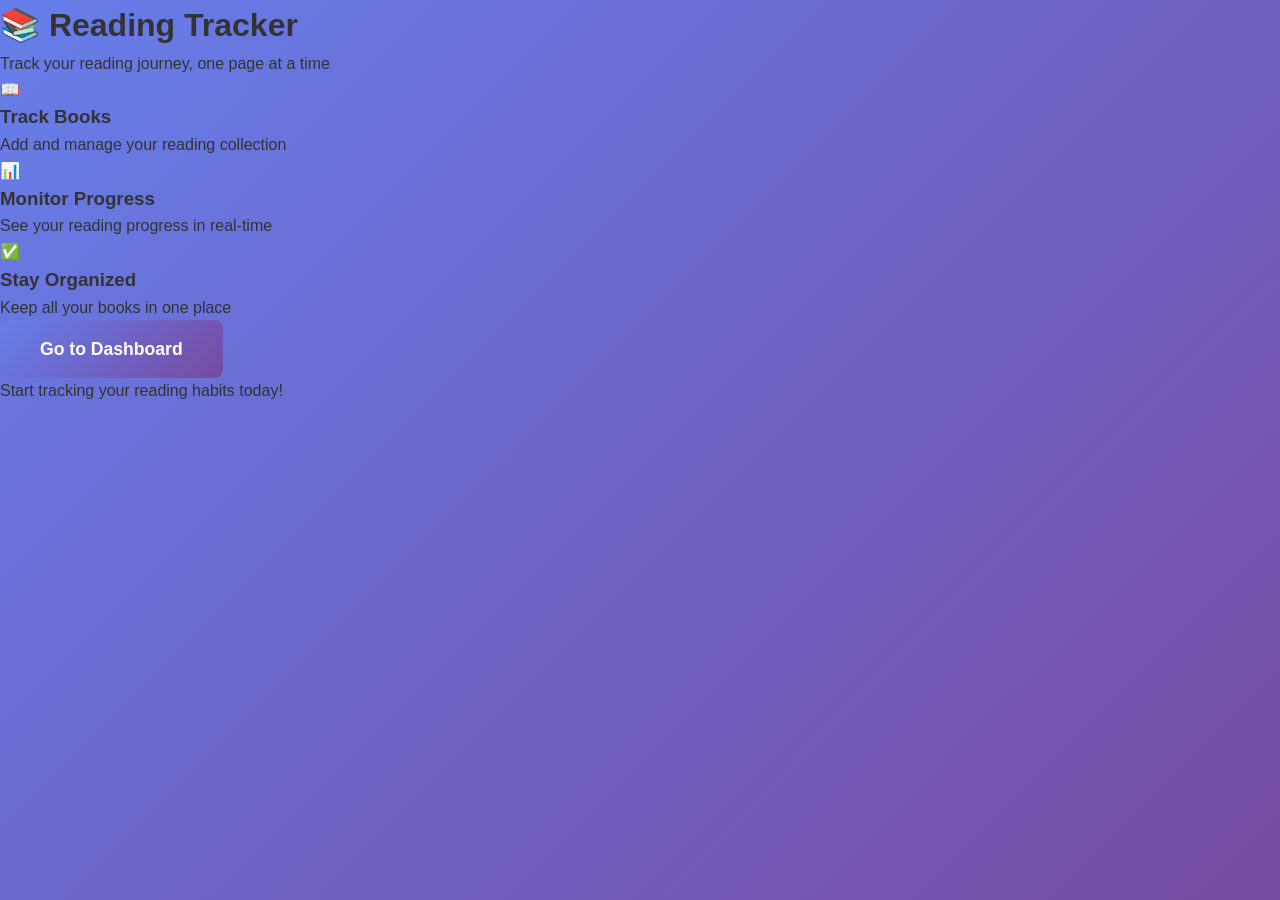
<file: index.html>
<!DOCTYPE html>
<html lang="en">
<head>
    <meta charset="UTF-8">
    <meta name="viewport" content="width=device-width, initial-scale=1.0">
    <title>Reading Tracker - Welcome</title>
    <link rel="stylesheet" href="style.css">
</head>
<body>
    <div class="welcome-container">
        <div class="welcome-content">
            <h1>📚 Reading Tracker</h1>
            <p class="tagline">Track your reading journey, one page at a time</p>
            
            <div class="features">
                <div class="feature-card">
                    <span class="icon">📖</span>
                    <h3>Track Books</h3>
                    <p>Add and manage your reading collection</p>
                </div>
                <div class="feature-card">
                    <span class="icon">📊</span>
                    <h3>Monitor Progress</h3>
                    <p>See your reading progress in real-time</p>
                </div>
                <div class="feature-card">
                    <span class="icon">✅</span>
                    <h3>Stay Organized</h3>
                    <p>Keep all your books in one place</p>
                </div>
            </div>

            <a href="dashboard.html" class="btn btn-primary btn-large">Go to Dashboard</a>
            
            <div class="welcome-footer">
                <p>Start tracking your reading habits today!</p>
            </div>
        </div>
    </div>
</body>
</html>
</file>
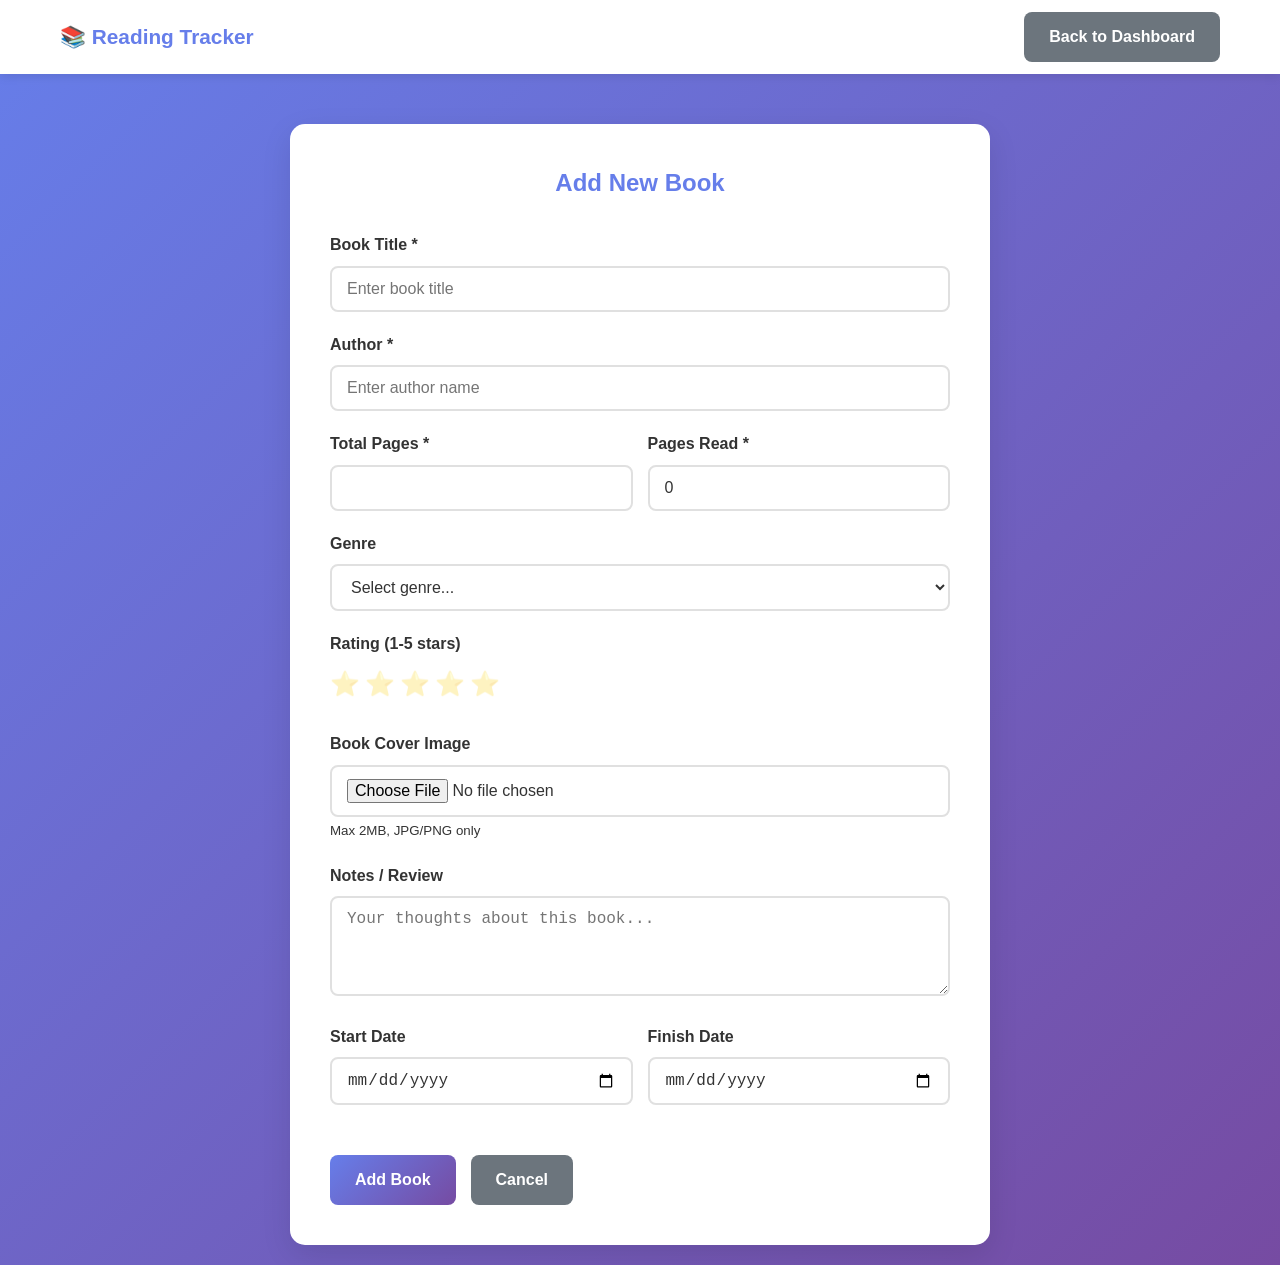
<file: addbook.html>
<!DOCTYPE html>
<html lang="en">
<head>
    <meta charset="UTF-8">
    <meta name="viewport" content="width=device-width, initial-scale=1.0">
    <title>Add Book - Reading Tracker</title>
    <link rel="stylesheet" href="style.css">
</head>
<body>
    <nav class="navbar">
        <div class="nav-container">
            <h2>📚 Reading Tracker</h2>
            <a href="dashboard.html" class="btn btn-secondary">Back to Dashboard</a>
        </div>
    </nav>

    <div class="container">
        <div class="form-container">
            <h2>Add New Book</h2>
            <form id="addBookForm" onsubmit="handleSubmit(event)" enctype="multipart/form-data">
                <div class="form-group">
                    <label for="title">Book Title *</label>
                    <input type="text" id="title" name="title" required placeholder="Enter book title">
                </div>

                <div class="form-group">
                    <label for="author">Author *</label>
                    <input type="text" id="author" name="author" required placeholder="Enter author name">
                </div>

                <div class="form-row">
                    <div class="form-group">
                        <label for="total_pages">Total Pages *</label>
                        <input type="number" id="total_pages" name="total_pages" min="1" required>
                    </div>

                    <div class="form-group">
                        <label for="pages_read">Pages Read *</label>
                        <input type="number" id="pages_read" name="pages_read" min="0" value="0" required>
                    </div>
                </div>

                <div class="form-group">
                    <label for="genre">Genre</label>
                    <select id="genre" name="genre">
                        <option value="">Select genre...</option>
                    </select>
                </div>

                <div class="form-group">
                    <label for="rating">Rating (1-5 stars)</label>
                    <div class="rating-input">
                        <input type="radio" name="rating" value="1" id="star1">
                        <label for="star1">⭐</label>
                        <input type="radio" name="rating" value="2" id="star2">
                        <label for="star2">⭐</label>
                        <input type="radio" name="rating" value="3" id="star3">
                        <label for="star3">⭐</label>
                        <input type="radio" name="rating" value="4" id="star4">
                        <label for="star4">⭐</label>
                        <input type="radio" name="rating" value="5" id="star5">
                        <label for="star5">⭐</label>
                    </div>
                </div>

                <div class="form-group">
                    <label for="cover_image">Book Cover Image</label>
                    <input type="file" id="cover_image" name="cover_image" accept="image/*">
                    <small>Max 2MB, JPG/PNG only</small>
                </div>

                <div class="form-group">
                    <label for="notes">Notes / Review</label>
                    <textarea id="notes" name="notes" rows="4" placeholder="Your thoughts about this book..."></textarea>
                </div>

                <div class="form-row">
                    <div class="form-group">
                        <label for="start_date">Start Date</label>
                        <input type="date" id="start_date" name="start_date">
                    </div>

                    <div class="form-group">
                        <label for="finish_date">Finish Date</label>
                        <input type="date" id="finish_date" name="finish_date">
                    </div>
                </div>

                <div class="form-actions">
                    <button type="submit" class="btn btn-primary">Add Book</button>
                    <a href="dashboard.html" class="btn btn-secondary">Cancel</a>
                </div>
            </form>
        </div>
    </div>

    <script src="script.js"></script>
    <script>
        document.addEventListener('DOMContentLoaded', function() {
            loadGenres();
            initDarkMode();
        });

        function loadGenres() {
            fetch('get_genres.php')
                .then(response => response.json())
                .then(data => {
                    if (data.success) {
                        const select = document.getElementById('genre');
                        data.genres.forEach(genre => {
                            const option = document.createElement('option');
                            option.value = genre.name;
                            option.textContent = genre.name;
                            select.appendChild(option);
                        });
                    }
                });
        }

        function handleSubmit(event) {
            event.preventDefault();
            
            const form = document.getElementById('addBookForm');
            const totalPages = parseInt(form.total_pages.value);
            const pagesRead = parseInt(form.pages_read.value);
            
            if (pagesRead > totalPages) {
                showMessage('Pages read cannot exceed total pages', 'error');
                return;
            }
            
            const formData = new FormData(form);
            
            fetch('add_book.php', {
                method: 'POST',
                body: formData
            })
            .then(response => response.json())
            .then(data => {
                if (data.success) {
                    showMessage('Book added successfully!', 'success');
                    setTimeout(() => {
                        window.location.href = 'dashboard.html';
                    }, 1500);
                } else {
                    showMessage(data.message || 'Error adding book', 'error');
                }
            })
            .catch(error => {
                console.error('Error:', error);
                showMessage('Error adding book', 'error');
            });
        }

        function initDarkMode() {
            const isDark = localStorage.getItem('darkMode') === 'true';
            if (isDark) {
                document.body.classList.add('dark-mode');
            }
        }
    </script>
</body>
</html>
</file>
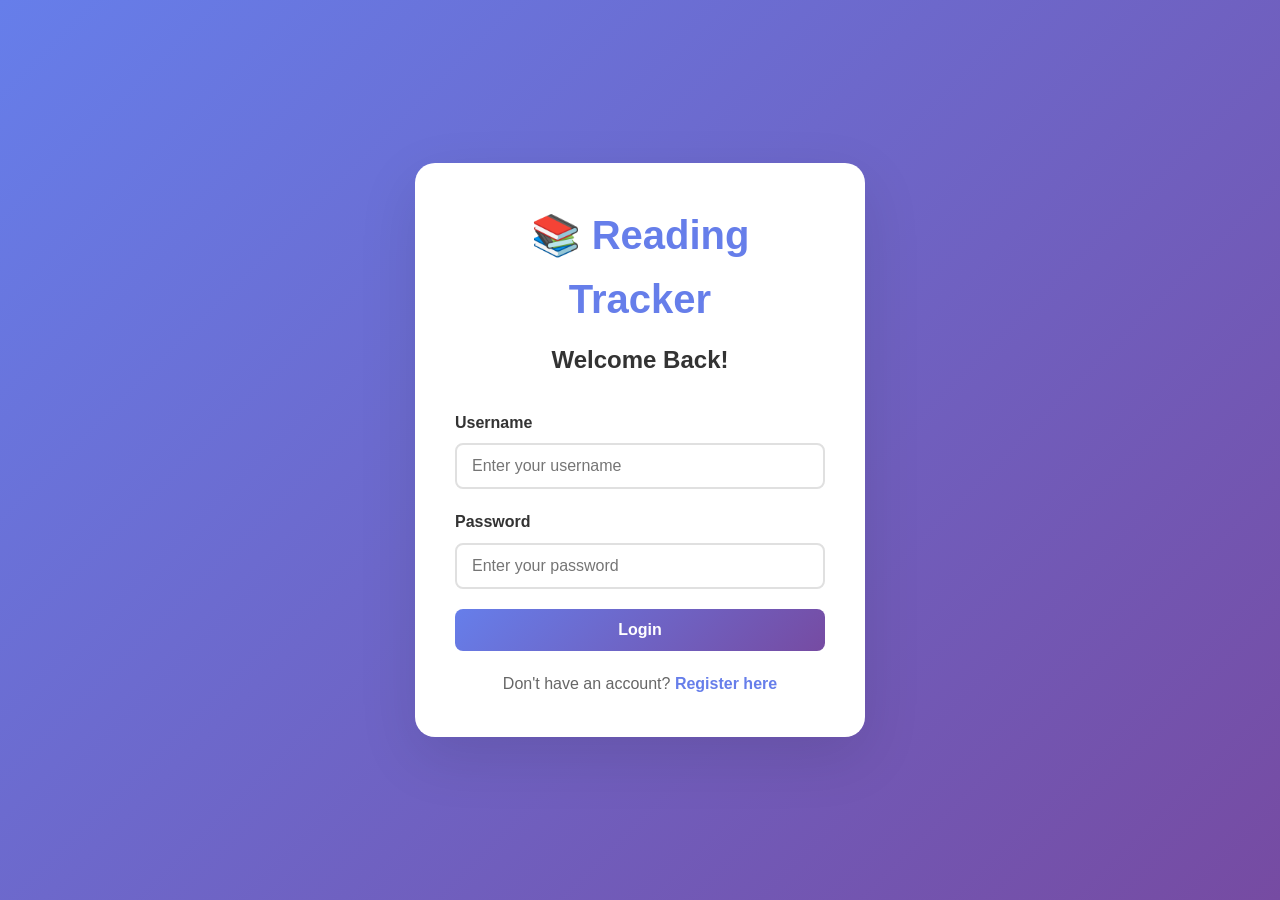
<file: login.html>
<!DOCTYPE html>
<html lang="en">
<head>
    <meta charset="UTF-8">
    <meta name="viewport" content="width=device-width, initial-scale=1.0">
    <title>Login - Reading Tracker</title>
    <link rel="stylesheet" href="style.css">
</head>
<body>
    <div class="auth-container">
        <div class="auth-box">
            <h1>📚 Reading Tracker</h1>
            <h2>Welcome Back!</h2>
            
            <form id="loginForm" onsubmit="handleLogin(event)">
                <div class="form-group">
                    <label for="username">Username</label>
                    <input type="text" id="username" name="username" required placeholder="Enter your username">
                </div>

                <div class="form-group">
                    <label for="password">Password</label>
                    <input type="password" id="password" name="password" required placeholder="Enter your password">
                </div>

                <button type="submit" class="btn btn-primary btn-block">Login</button>
            </form>

            <div class="auth-footer">
                <p>Don't have an account? <a href="register.html">Register here</a></p>
                
            </div>
        </div>
    </div>

    <script src="script.js"></script>
    <script>
        function handleLogin(event) {
            event.preventDefault();
            
            const formData = new FormData(event.target);
            
            fetch('auth_login.php', {
                method: 'POST',
                body: formData
            })
            .then(response => response.json())
            .then(data => {
                if (data.success) {
                    showMessage('Login successful!', 'success');
                    setTimeout(() => {
                        window.location.href = 'dashboard.html';
                    }, 1000);
                } else {
                    showMessage(data.message || 'Login failed', 'error');
                }
            })
            .catch(error => {
                console.error('Error:', error);
                showMessage('Login error. Please try again.', 'error');
            });
        }
    </script>
</body>
</html>
</file>
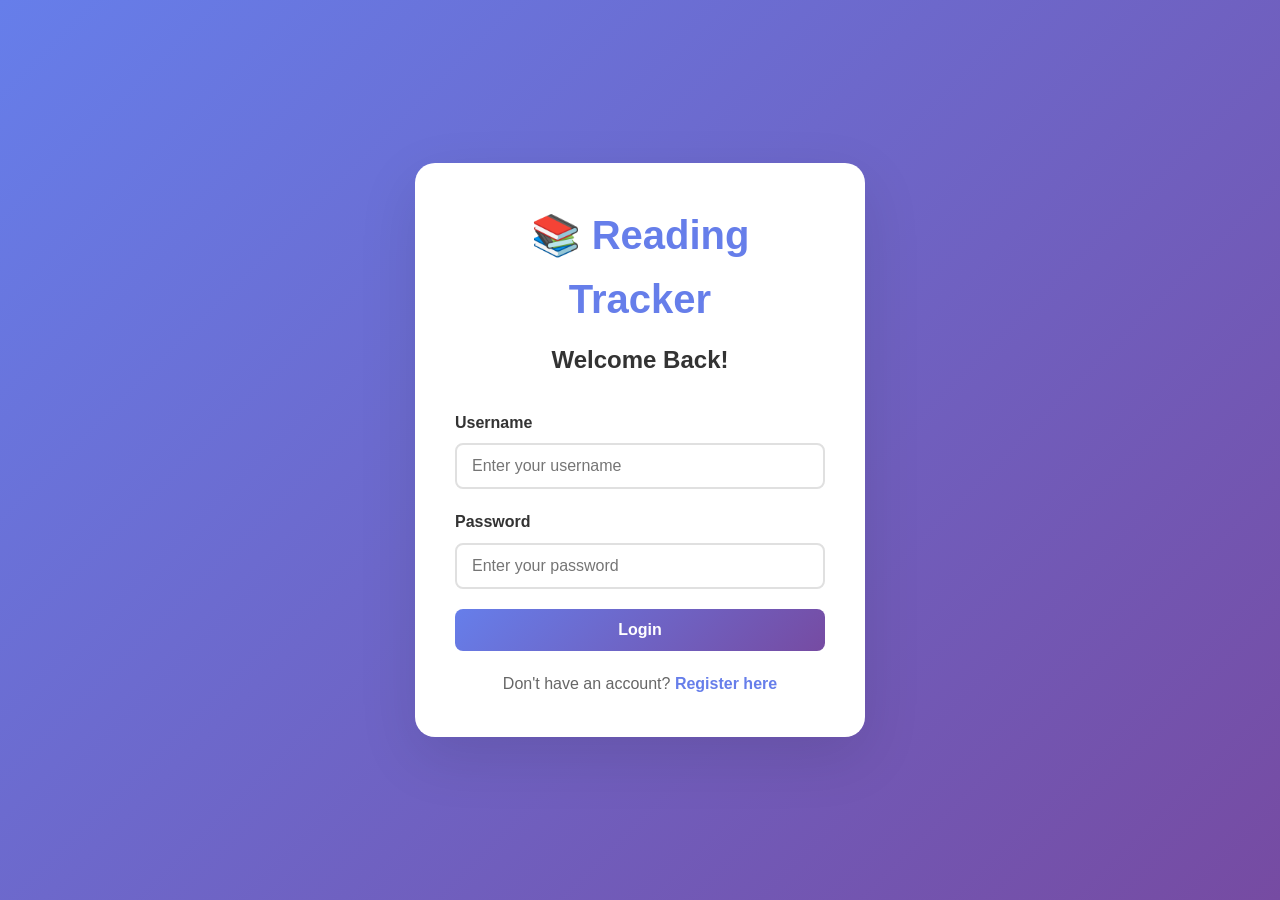
<file: my_books.html>
<!DOCTYPE html>
<html lang="en">
<head>
    <meta charset="UTF-8">
    <meta name="viewport" content="width=device-width, initial-scale=1.0">
    <title>My Books - Reading Tracker</title>
    <link rel="stylesheet" href="style.css">
</head>
<body>
    <nav class="navbar">
        <div class="nav-container">
            <h2>📚 Reading Tracker</h2>
            <div class="nav-menu">
                <a href="dashboard.html">Dashboard</a>
                <a href="my_books.html" class="active">My Books</a>
                <a href="profile.html">Profile</a>
            </div>
            <div class="nav-actions">
                <button id="darkModeToggle" class="btn-icon" title="Toggle Dark Mode">🌙</button>
                <a href="profile.html" class="user-profile-link">
                    <span id="userInfo" class="user-info"></span>
                </a>
                <button onclick="logout()" class="btn btn-secondary btn-small">Logout</button>
            </div>
        </div>
    </nav>

    <div class="container">
        <!-- Search and Filter -->
        <div class="action-bar">
            <div class="search-filter">
                <input type="text" id="searchInput" placeholder="🔍 Search books..." onkeyup="filterBooks()">
                <select id="genreFilter" onchange="filterBooks()">
                    <option value="">All Genres</option>
                </select>
                <select id="statusFilter" onchange="filterBooks()">
                    <option value="">All Status</option>
                    <option value="completed">Completed</option>
                    <option value="reading">Reading</option>
                    <option value="unstarted">Not Started</option>
                </select>
            </div>
            <a href="addbook.html" class="btn btn-primary">+ Add New Book</a>
        </div>

        <!-- Books List -->
        <div id="booksList" class="books-grid"></div>
        <div id="emptyState" class="empty-state" style="display: none;">
            <p>📚 No books found!</p>
            <a href="addbook.html" class="btn btn-primary">Add Your First Book</a>
        </div>
    </div>

    <script src="script.js"></script>
    <script>
        let allBooks = [];

        document.addEventListener('DOMContentLoaded', function() {
            checkAuth();
            loadUserInfo();
            loadBooks();
            loadGenres();
            initDarkMode();
        });

        function checkAuth() {
            fetch('auth_check.php')
                .then(response => response.json())
                .then(data => {
                    if (!data.authenticated) {
                        window.location.href = 'login.html';
                    }
                })
                .catch(() => {
                    window.location.href = 'login.html';
                });
        }

        function loadUserInfo() {
            fetch('auth_check.php')
                .then(response => response.json())
                .then(data => {
                    if (data.user) {
                        document.getElementById('userInfo').textContent = data.user.username;
                    }
                });
        }

        function loadBooks() {
            fetch('get_books.php')
                .then(response => response.json())
                .then(data => {
                    if (data.success) {
                        allBooks = data.books;
                        displayBooks(allBooks);
                    }
                });
        }

        function displayBooks(books) {
            const booksList = document.getElementById('booksList');
            const emptyState = document.getElementById('emptyState');
            
            if (books.length === 0) {
                booksList.innerHTML = '';
                emptyState.style.display = 'block';
                return;
            }
            
            emptyState.style.display = 'none';
            booksList.innerHTML = '';
            
            books.forEach(book => {
                const progress = (book.pages_read / book.total_pages * 100).toFixed(1);
                const isCompleted = book.pages_read >= book.total_pages;
                
                const bookCard = document.createElement('div');
                bookCard.className = 'book-card';
                bookCard.innerHTML = `
                    ${book.cover_image ? `<img src="uploads/${book.cover_image}" alt="${book.title}" class="book-cover">` : ''}
                    <div class="book-header">
                        <h3>${escapeHtml(book.title)}</h3>
                        ${isCompleted ? '<span class="badge badge-success">✓ Completed</span>' : '<span class="badge badge-info">Reading</span>'}
                    </div>
                    <p class="book-author">by ${escapeHtml(book.author)}</p>
                    ${book.genre ? `<span class="genre-tag">${escapeHtml(book.genre)}</span>` : ''}
                    <div class="progress-info">
                        <p>${book.pages_read} / ${book.total_pages} pages</p>
                        <p class="progress-percent">${progress}%</p>
                    </div>
                    <div class="progress-bar">
                        <div class="progress-fill" style="width: ${progress}%"></div>
                    </div>
                    ${book.rating ? `<div class="rating">${'⭐'.repeat(book.rating)}</div>` : ''}
                    ${book.notes ? `<p class="book-notes">"${escapeHtml(book.notes.substring(0, 100))}${book.notes.length > 100 ? '...' : ''}"</p>` : ''}
                    <div class="book-actions">
                        <a href="editbook.html?id=${book.id}" class="btn btn-small btn-secondary">Edit</a>
                        <button onclick="deleteBook(${book.id})" class="btn btn-small btn-danger">Delete</button>
                    </div>
                `;
                booksList.appendChild(bookCard);
            });
        }

        function filterBooks() {
            const search = document.getElementById('searchInput').value.toLowerCase();
            const genre = document.getElementById('genreFilter').value;
            const status = document.getElementById('statusFilter').value;
            
            let filtered = allBooks.filter(book => {
                const matchSearch = book.title.toLowerCase().includes(search) || 
                                  book.author.toLowerCase().includes(search);
                const matchGenre = !genre || book.genre === genre;
                
                let matchStatus = true;
                if (status === 'completed') matchStatus = book.pages_read >= book.total_pages;
                else if (status === 'reading') matchStatus = book.pages_read > 0 && book.pages_read < book.total_pages;
                else if (status === 'unstarted') matchStatus = book.pages_read === 0;
                
                return matchSearch && matchGenre && matchStatus;
            });
            
            displayBooks(filtered);
        }

        function loadGenres() {
            fetch('get_genres.php')
                .then(response => response.json())
                .then(data => {
                    if (data.success) {
                        const select = document.getElementById('genreFilter');
                        data.genres.forEach(genre => {
                            const option = document.createElement('option');
                            option.value = genre.name;
                            option.textContent = genre.name;
                            select.appendChild(option);
                        });
                    }
                });
        }

        function deleteBook(id) {
            if (!confirm('Delete this book?')) return;
            
            const formData = new FormData();
            formData.append('id', id);
            
            fetch('delete_book.php', {
                method: 'POST',
                body: formData
            })
            .then(response => response.json())
            .then(data => {
                if (data.success) {
                    showMessage('Book deleted!', 'success');
                    loadBooks();
                }
            });
        }

        function logout() {
            fetch('auth_logout.php')
                .then(() => {
                    window.location.href = 'login.html';
                });
        }

        function initDarkMode() {
            const toggle = document.getElementById('darkModeToggle');
            const isDark = localStorage.getItem('darkMode') === 'true';
            
            if (isDark) {
                document.body.classList.add('dark-mode');
                toggle.textContent = '☀️';
            }
            
            toggle.addEventListener('click', () => {
                document.body.classList.toggle('dark-mode');
                const nowDark = document.body.classList.contains('dark-mode');
                localStorage.setItem('darkMode', nowDark);
                toggle.textContent = nowDark ? '☀️' : '🌙';
            });
        }

        function escapeHtml(text) {
            const div = document.createElement('div');
            div.textContent = text;
            return div.innerHTML;
        }
    </script>
</body>
</html>
</file>
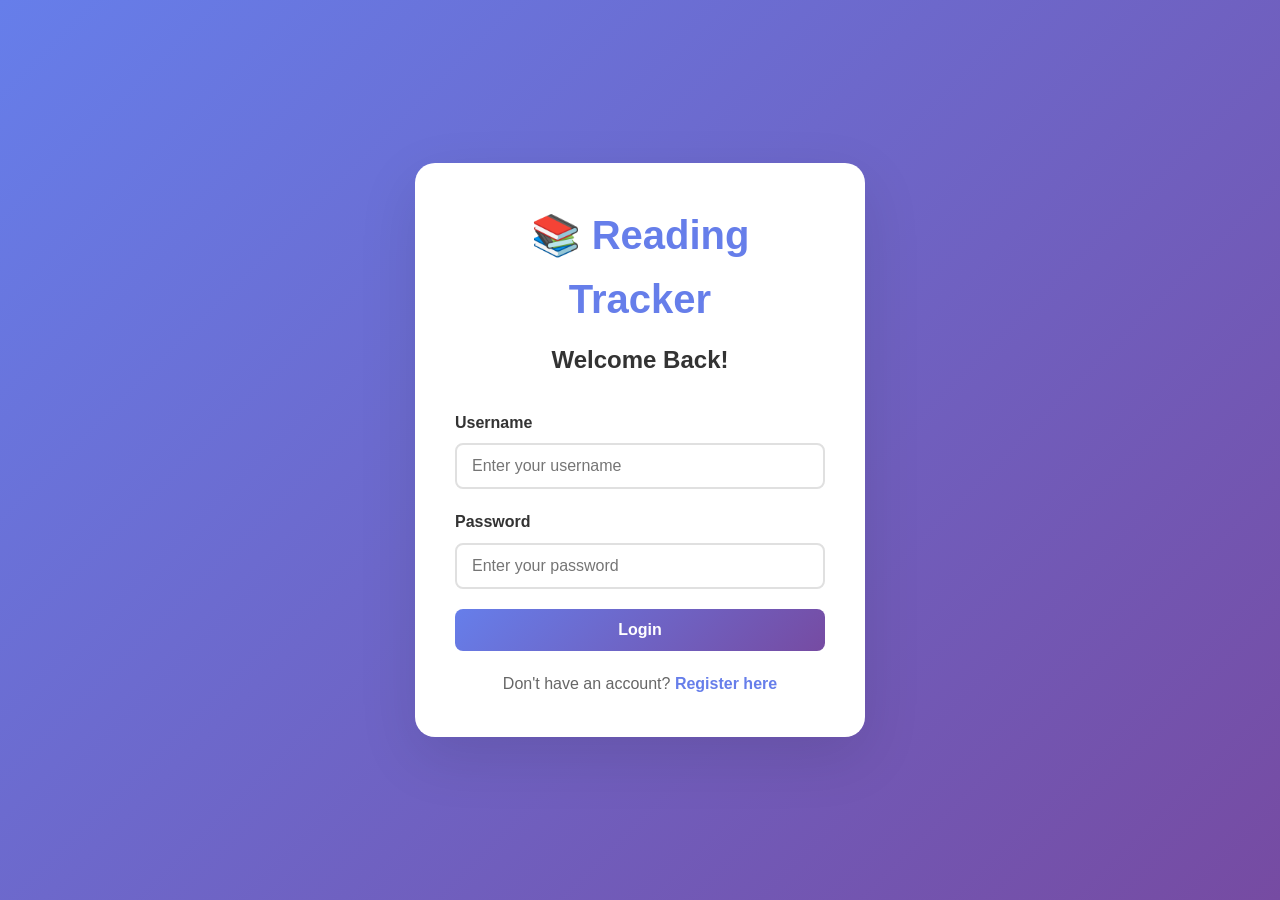
<file: profile.html>
<!DOCTYPE html>
<html lang="en">
<head>
    <meta charset="UTF-8">
    <meta name="viewport" content="width=device-width, initial-scale=1.0">
    <title>Profile - Reading Tracker</title>
    <link rel="stylesheet" href="style.css">
</head>
<body>
    <nav class="navbar">
        <div class="nav-container">
            <h2>📚 Reading Tracker</h2>
            <div class="nav-menu">
                <a href="dashboard.html">Dashboard</a>
                <a href="my_books.html">My Books</a>
                <a href="profile.html" class="active">Profile</a>
            </div>
            <div class="nav-actions">
                <button id="darkModeToggle" class="btn-icon" title="Toggle Dark Mode">🌙</button>
                <span id="userInfo" class="user-info"></span>
                <button onclick="logout()" class="btn btn-secondary btn-small">Logout</button>
            </div>
        </div>
    </nav>

    <div class="container">
        <div class="profile-container">
            <!-- Profile Card -->
            <div class="profile-card">
                <div class="profile-header">
                    <div class="profile-picture-wrapper">
                        <img id="profilePicture" src="uploads/default-avatar.png" alt="Profile Picture" class="profile-picture">
                        <label for="profilePictureInput" class="profile-picture-upload" title="Upload Photo">
    <input type="file" id="profilePictureInput" accept="image/*" onchange="uploadProfilePicture()" style="display: none;">
</label>
                    </div>
                    <h2 id="profileUsername"></h2>
                    <p id="profileEmail"></p>
                </div>

                <div class="profile-stats">
                    <div class="profile-stat">
                        <h3 id="totalBooks">0</h3>
                        <p>Total Books</p>
                    </div>
                    <div class="profile-stat">
                        <h3 id="completedBooks">0</h3>
                        <p>Completed</p>
                    </div>
                    <div class="profile-stat">
                        <h3 id="totalPages">0</h3>
                        <p>Pages Read</p>
                    </div>
                </div>
            </div>

            <!-- Account Settings -->
            <div class="settings-card">
                <h3>Account Settings</h3>
                
                <form id="updateProfileForm" onsubmit="updateProfile(event)">
                    <div class="form-group">
                        <label for="username">Username</label>
                        <input type="text" id="username" name="username" required>
                    </div>

                    <div class="form-group">
                        <label for="email">Email</label>
                        <input type="email" id="email" name="email" required>
                    </div>

                    <button type="submit" class="btn btn-primary">Update Profile</button>
                </form>

                <hr style="margin: 30px 0; border: 1px solid var(--border);">

                <h3>Change Password</h3>
                <form id="changePasswordForm" onsubmit="changePassword(event)">
                    <div class="form-group">
                        <label for="current_password">Current Password</label>
                        <input type="password" id="current_password" name="current_password" required>
                    </div>

                    <div class="form-group">
                        <label for="new_password">New Password</label>
                        <input type="password" id="new_password" name="new_password" required minlength="6">
                    </div>

                    <div class="form-group">
                        <label for="confirm_password">Confirm New Password</label>
                        <input type="password" id="confirm_password" name="confirm_password" required minlength="6">
                    </div>

                    <button type="submit" class="btn btn-primary">Change Password</button>
                </form>

                <hr style="margin: 30px 0; border: 1px solid var(--border);">

                <h3>Preferences</h3>
                <div class="preference-item">
                    <label>
                        <input type="checkbox" id="darkModePreference" onchange="toggleDarkMode()">
                        Enable Dark Mode
                    </label>
                </div>

                <hr style="margin: 30px 0; border: 1px solid var(--border);">

                <h3 style="color: var(--danger);">Danger Zone</h3>
                <button onclick="deleteAccount()" class="btn btn-danger">Delete Account</button>
            </div>
        </div>
    </div>

    <script src="script.js"></script>
    <script>
        document.addEventListener('DOMContentLoaded', function() {
            checkAuth();
            loadUserProfile();
            loadUserStats();
            initDarkMode();
        });

        function checkAuth() {
            fetch('auth_check.php')
                .then(response => response.json())
                .then(data => {
                    if (!data.authenticated) {
                        window.location.href = 'login.html';
                    }
                })
                .catch(() => {
                    window.location.href = 'login.html';
                });
        }

        function loadUserProfile() {
            fetch('get_profile.php')
                .then(response => response.json())
                .then(data => {
                    if (data.success) {
                        document.getElementById('profileUsername').textContent = data.user.username;
                        document.getElementById('profileEmail').textContent = data.user.email;
                        document.getElementById('userInfo').textContent = data.user.username;
                        document.getElementById('username').value = data.user.username;
                        document.getElementById('email').value = data.user.email;
                        
                        if (data.user.profile_picture) {
                            document.getElementById('profilePicture').src = 'uploads/' + data.user.profile_picture;
                        }
                        
                        document.getElementById('darkModePreference').checked = data.user.dark_mode;
                    }
                });
        }

        function loadUserStats() {
            fetch('get_books.php')
                .then(response => response.json())
                .then(data => {
                    if (data.success) {
                        const books = data.books;
                        const total = books.length;
                        const completed = books.filter(b => b.pages_read >= b.total_pages).length;
                        const totalPages = books.reduce((sum, b) => sum + parseInt(b.pages_read), 0);
                        
                        document.getElementById('totalBooks').textContent = total;
                        document.getElementById('completedBooks').textContent = completed;
                        document.getElementById('totalPages').textContent = totalPages;
                    }
                });
        }

        function uploadProfilePicture() {
            const input = document.getElementById('profilePictureInput');
            const file = input.files[0];
            
            if (!file) return;
            
            // Validate file
            const validation = validateImageFile(file);
            if (!validation.valid) {
                showMessage(validation.error, 'error');
                return;
            }
            
            const formData = new FormData();
            formData.append('profile_picture', file);
            
            fetch('upload_profile_picture.php', {
                method: 'POST',
                body: formData
            })
            .then(response => response.json())
            .then(data => {
                if (data.success) {
                    document.getElementById('profilePicture').src = 'uploads/' + data.filename + '?' + new Date().getTime();
                    showMessage('Profile picture updated!', 'success');
                } else {
                    showMessage(data.message || 'Upload failed', 'error');
                }
            })
            .catch(error => {
                console.error('Error:', error);
                showMessage('Upload failed', 'error');
            });
        }

        function updateProfile(event) {
            event.preventDefault();
            
            const formData = new FormData(event.target);
            
            fetch('update_profile.php', {
                method: 'POST',
                body: formData
            })
            .then(response => response.json())
            .then(data => {
                if (data.success) {
                    showMessage('Profile updated!', 'success');
                    loadUserProfile();
                } else {
                    showMessage(data.message || 'Update failed', 'error');
                }
            });
        }

        function changePassword(event) {
            event.preventDefault();
            
            const form = event.target;
            const newPassword = form.new_password.value;
            const confirmPassword = form.confirm_password.value;
            
            if (newPassword !== confirmPassword) {
                showMessage('Passwords do not match!', 'error');
                return;
            }
            
            const formData = new FormData(form);
            
            fetch('change_password.php', {
                method: 'POST',
                body: formData
            })
            .then(response => response.json())
            .then(data => {
                if (data.success) {
                    showMessage('Password changed!', 'success');
                    form.reset();
                } else {
                    showMessage(data.message || 'Password change failed', 'error');
                }
            });
        }

        function toggleDarkMode() {
            const enabled = document.getElementById('darkModePreference').checked;
            
            if (enabled) {
                document.body.classList.add('dark-mode');
            } else {
                document.body.classList.remove('dark-mode');
            }
            
            localStorage.setItem('darkMode', enabled);
            document.getElementById('darkModeToggle').textContent = enabled ? '☀️' : '🌙';
            
            // Save to server
            fetch('save_dark_mode.php', {
                method: 'POST',
                body: JSON.stringify({ dark_mode: enabled }),
                headers: { 'Content-Type': 'application/json' }
            });
        }

        function deleteAccount() {
            const confirmed = confirm('⚠️ WARNING: This will permanently delete your account and ALL your books. This cannot be undone!\n\nAre you absolutely sure?');
            
            if (!confirmed) return;
            
            const doubleConfirm = prompt('Type "DELETE" to confirm account deletion:');
            
            if (doubleConfirm !== 'DELETE') {
                showMessage('Account deletion cancelled', 'error');
                return;
            }
            
            fetch('delete_account.php', {
                method: 'POST'
            })
            .then(response => response.json())
            .then(data => {
                if (data.success) {
                    alert('Account deleted. You will be logged out.');
                    window.location.href = 'login.html';
                } else {
                    showMessage(data.message || 'Deletion failed', 'error');
                }
            });
        }

        function logout() {
            fetch('auth_logout.php')
                .then(() => {
                    window.location.href = 'login.html';
                });
        }

        function initDarkMode() {
            const toggle = document.getElementById('darkModeToggle');
            const isDark = localStorage.getItem('darkMode') === 'true';
            
            if (isDark) {
                document.body.classList.add('dark-mode');
                toggle.textContent = '☀️';
            }
            
            toggle.addEventListener('click', () => {
                document.body.classList.toggle('dark-mode');
                const nowDark = document.body.classList.contains('dark-mode');
                localStorage.setItem('darkMode', nowDark);
                toggle.textContent = nowDark ? '☀️' : '🌙';
                document.getElementById('darkModePreference').checked = nowDark;
            });
        }
    </script>
</body>
</html>
</file>
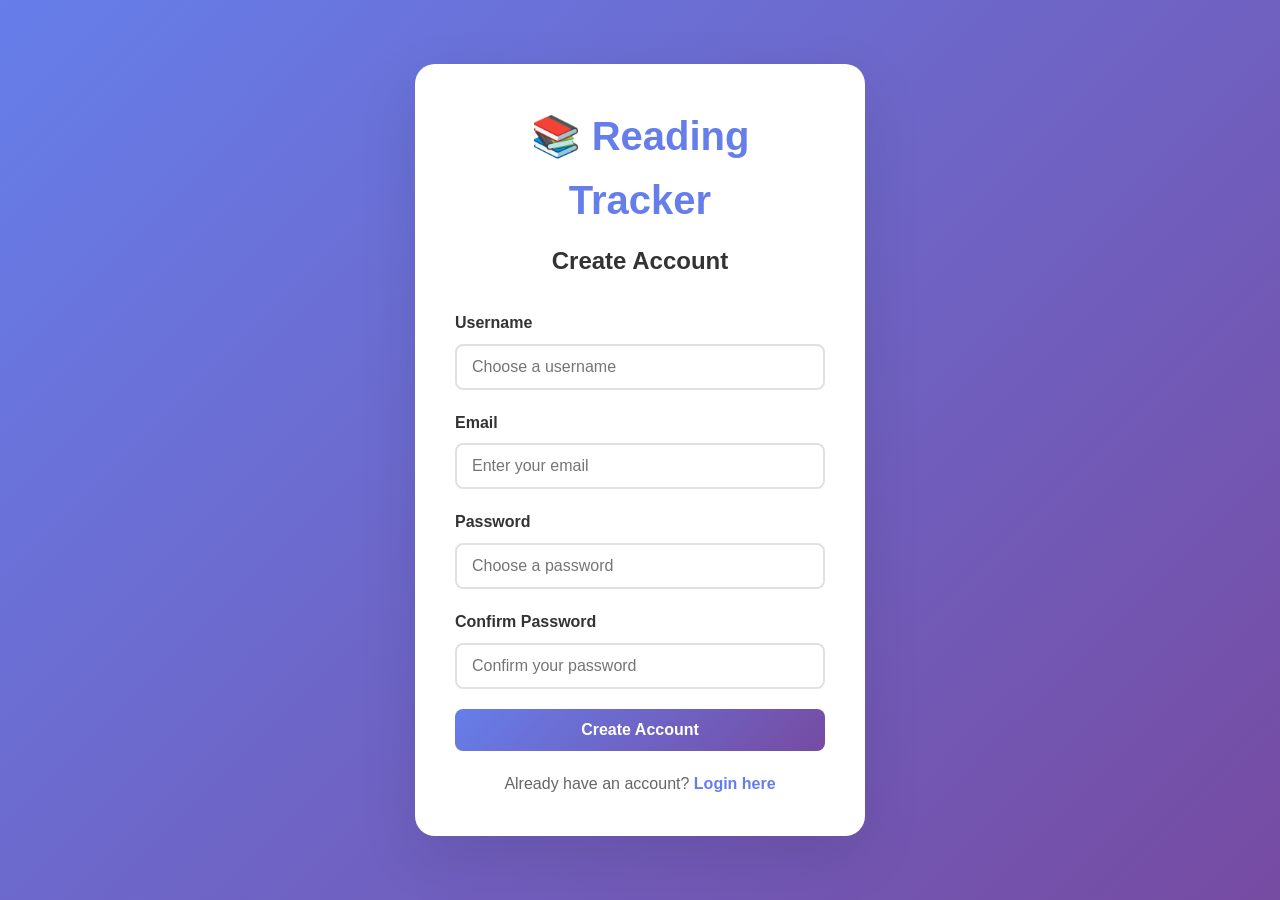
<file: register.html>
<!DOCTYPE html>
<html lang="en">
<head>
    <meta charset="UTF-8">
    <meta name="viewport" content="width=device-width, initial-scale=1.0">
    <title>Register - Reading Tracker</title>
    <link rel="stylesheet" href="style.css">
</head>
<body>
    <div class="auth-container">
        <div class="auth-box">
            <h1>📚 Reading Tracker</h1>
            <h2>Create Account</h2>
            
            <form id="registerForm" onsubmit="handleRegister(event)">
                <div class="form-group">
                    <label for="username">Username</label>
                    <input type="text" id="username" name="username" required 
                           placeholder="Choose a username" minlength="3" maxlength="50">
                </div>

                <div class="form-group">
                    <label for="email">Email</label>
                    <input type="email" id="email" name="email" required 
                           placeholder="Enter your email">
                </div>

                <div class="form-group">
                    <label for="password">Password</label>
                    <input type="password" id="password" name="password" required 
                           placeholder="Choose a password" minlength="6">
                </div>

                <div class="form-group">
                    <label for="confirm_password">Confirm Password</label>
                    <input type="password" id="confirm_password" name="confirm_password" required 
                           placeholder="Confirm your password" minlength="6">
                </div>

                <button type="submit" class="btn btn-primary btn-block">Create Account</button>
            </form>

            <div class="auth-footer">
                <p>Already have an account? <a href="login.html">Login here</a></p>
            </div>
        </div>
    </div>

    <script src="script.js"></script>
    <script>
        function handleRegister(event) {
            event.preventDefault();
            
            const form = event.target;
            const password = form.password.value;
            const confirmPassword = form.confirm_password.value;
            
            if (password !== confirmPassword) {
                showMessage('Passwords do not match!', 'error');
                return;
            }
            
            const formData = new FormData(form);
            
            fetch('auth_register.php', {
                method: 'POST',
                body: formData
            })
            .then(response => response.json())
            .then(data => {
                if (data.success) {
                    showMessage('Registration successful! Redirecting to login...', 'success');
                    setTimeout(() => {
                        window.location.href = 'login.html';
                    }, 2000);
                } else {
                    showMessage(data.message || 'Registration failed', 'error');
                }
            })
            .catch(error => {
                console.error('Error:', error);
                showMessage('Registration error. Please try again.', 'error');
            });
        }
    </script>
</body>
</html>
</file>
<file: style.css>
/* Enhanced Reading Tracker Styles with Dark Mode */

:root {
    --primary: #667eea;
    --secondary: #764ba2;
    --success: #28a745;
    --danger: #dc3545;
    --bg-body: linear-gradient(135deg, #667eea 0%, #764ba2 100%);
    --bg-card: #ffffff;
    --text-primary: #333;
    --text-secondary: #666;
    --border: #e0e0e0;
    --shadow: rgba(0, 0, 0, 0.1);
}

body.dark-mode {
    --bg-body: linear-gradient(135deg, #1a1a2e 0%, #16213e 100%);
    --bg-card: #0f3460;
    --text-primary: #e4e4e4;
    --text-secondary: #b4b4b4;
    --border: #2a2a3e;
    --shadow: rgba(0, 0, 0, 0.3);
}

* {
    margin: 0;
    padding: 0;
    box-sizing: border-box;
    transition: background-color 0.3s ease, color 0.3s ease;
}

body {
    font-family: 'Segoe UI', Tahoma, Geneva, Verdana, sans-serif;
    line-height: 1.6;
    color: var(--text-primary);
    background: var(--bg-body);
    min-height: 100vh;
}

/* Auth Pages */
.auth-container {
    display: flex;
    align-items: center;
    justify-content: center;
    min-height: 100vh;
    padding: 20px;
}

.auth-box {
    background: var(--bg-card);
    padding: 40px;
    border-radius: 20px;
    box-shadow: 0 20px 60px var(--shadow);
    max-width: 450px;
    width: 100%;
}

.auth-box h1 {
    font-size: 2.5rem;
    color: var(--primary);
    text-align: center;
    margin-bottom: 10px;
}

.auth-box h2 {
    text-align: center;
    margin-bottom: 30px;
    color: var(--text-primary);
}

.auth-footer {
    margin-top: 20px;
    text-align: center;
    color: var(--text-secondary);
}

.auth-footer a {
    color: var(--primary);
    text-decoration: none;
    font-weight: 600;
}

.demo-info {
    margin-top: 15px;
    padding: 10px;
    background: rgba(102, 126, 234, 0.1);
    border-radius: 8px;
    font-size: 0.9rem;
}

/* Navigation */
/* Navigation Bar */
.navbar {
    background: var(--bg-card);
    box-shadow: 0 2px 10px var(--shadow);
    padding: 12px 0;
    margin-bottom: 30px;
}

.nav-container {
    max-width: 1200px;
    margin: 0 auto;
    padding: 0 20px;
    display: flex;
    justify-content: space-between;
    align-items: center;
    gap: 20px;
}

.navbar h2 {
    color: var(--primary);
    font-size: 1.3rem;
    margin: 0;
}

.nav-menu {
    display: flex;
    gap: 12px;
    background: rgba(102, 126, 234, 0.1);
    padding: 6px;
    border-radius: 12px;
}

.nav-menu a {
    color: var(--text-primary);
    text-decoration: none;
    font-weight: 600;
    padding: 10px 20px;
    border-radius: 8px;
    transition: all 0.3s;
    font-size: 0.95rem;
}

.nav-menu a:hover {
    background: rgba(102, 126, 234, 0.2);
    transform: translateY(-1px);
}

.nav-menu a.active {
    background: linear-gradient(135deg, var(--primary), var(--secondary));
    color: white;
    box-shadow: 0 2px 8px rgba(102, 126, 234, 0.3);
}

.user-profile-link {
    text-decoration: none;
    color: var(--text-primary);
}

.nav-container {
    max-width: 1200px;
    margin: 0 auto;
    padding: 0 20px;
    display: flex;
    justify-content: space-between;
    align-items: center;
}

.nav-actions {
    display: flex;
    gap: 15px;
    align-items: center;
}

.user-info {
    color: var(--text-primary);
    font-weight: 600;
}

.btn-icon {
    background: transparent;
    border: none;
    font-size: 1.5rem;
    cursor: pointer;
    padding: 5px 10px;
    border-radius: 8px;
}

.btn-icon:hover {
    background: var(--border);
}

/* Container */
.container {
    max-width: 1200px;
    margin: 0 auto;
    padding: 20px;
}

/* Goals Section */
.goals-section {
    display: grid;
    grid-template-columns: repeat(auto-fit, minmax(300px, 1fr));
    gap: 20px;
    margin-bottom: 30px;
}

.goal-card {
    background: var(--bg-card);
    padding: 25px;
    border-radius: 15px;
    box-shadow: 0 5px 15px var(--shadow);
}

.goal-card h3 {
    margin-bottom: 15px;
    color: var(--primary);
}

.mini-progress {
    width: 100%;
    height: 8px;
    background: var(--border);
    border-radius: 10px;
    overflow: hidden;
    margin: 8px 0;
}

.mini-progress div {
    height: 100%;
    background: linear-gradient(90deg, var(--primary), var(--secondary));
    border-radius: 10px;
    transition: width 0.3s ease;
}

/* Statistics */
.stats-container {
    display: grid;
    grid-template-columns: repeat(auto-fit, minmax(200px, 1fr));
    gap: 20px;
    margin-bottom: 30px;
}

.stat-card {
    background: var(--bg-card);
    padding: 25px;
    border-radius: 15px;
    box-shadow: 0 5px 15px var(--shadow);
    text-align: center;
}

.stat-card h3 {
    color: var(--text-secondary);
    font-size: 0.9rem;
    text-transform: uppercase;
    margin-bottom: 10px;
}

.stat-number {
    font-size: 2.5rem;
    font-weight: bold;
    color: var(--primary);
}

/* Charts */
.charts-container {
    display: grid;
    grid-template-columns: repeat(auto-fit, minmax(400px, 1fr));
    gap: 25px;
    margin-bottom: 30px;
}

.chart-box {
    background: var(--bg-card);
    padding: 25px;
    border-radius: 15px;
    box-shadow: 0 5px 15px var(--shadow);
}

.chart-box h3 {
    margin-bottom: 20px;
    color: var(--text-primary);
}

/* Search and Filter */
.action-bar {
    background: var(--bg-card);
    padding: 20px;
    border-radius: 15px;
    box-shadow: 0 5px 15px var(--shadow);
    margin-bottom: 30px;
    display: flex;
    justify-content: space-between;
    align-items: center;
    gap: 20px;
    flex-wrap: wrap;
}

.search-filter {
    display: flex;
    gap: 10px;
    flex: 1;
    flex-wrap: wrap;
}

.search-filter input,
.search-filter select {
    padding: 10px 15px;
    border: 2px solid var(--border);
    border-radius: 8px;
    background: var(--bg-card);
    color: var(--text-primary);
    font-size: 1rem;
}

.search-filter input {
    flex: 1;
    min-width: 200px;
}

/* Books Grid */
.books-grid {
    display: grid;
    grid-template-columns: repeat(auto-fill, minmax(300px, 1fr));
    gap: 25px;
    margin-bottom: 30px;
}

.book-card {
    background: var(--bg-card);
    padding: 25px;
    border-radius: 15px;
    box-shadow: 0 5px 15px var(--shadow);
    transition: transform 0.3s;
}

.book-card:hover {
    transform: translateY(-5px);
}

.book-cover {
    width: 100%;
    height: 200px;
    object-fit: cover;
    border-radius: 10px;
    margin-bottom: 15px;
}

.book-header {
    display: flex;
    justify-content: space-between;
    align-items: flex-start;
    margin-bottom: 10px;
}

.book-card h3 {
    color: var(--text-primary);
    font-size: 1.3rem;
    flex: 1;
}

.book-author {
    color: var(--text-secondary);
    font-style: italic;
    margin-bottom: 10px;
}

.genre-tag {
    display: inline-block;
    padding: 5px 12px;
    background: rgba(102, 126, 234, 0.2);
    color: var(--primary);
    border-radius: 20px;
    font-size: 0.85rem;
    margin-bottom: 10px;
}

.rating {
    font-size: 1.2rem;
    margin: 10px 0;
}

.book-notes {
    color: var(--text-secondary);
    font-style: italic;
    margin: 10px 0;
    font-size: 0.9rem;
}

.progress-info {
    display: flex;
    justify-content: space-between;
    margin-bottom: 10px;
    color: var(--text-secondary);
}

.progress-percent {
    font-weight: bold;
    color: var(--primary);
}

.progress-bar {
    width: 100%;
    height: 10px;
    background: var(--border);
    border-radius: 10px;
    overflow: hidden;
    margin-bottom: 20px;
}

.progress-fill {
    height: 100%;
    background: linear-gradient(90deg, var(--primary), var(--secondary));
    border-radius: 10px;
    transition: width 0.3s ease;
}

.book-actions {
    display: flex;
    gap: 10px;
}

/* Badges */
.badge {
    padding: 5px 12px;
    border-radius: 20px;
    font-size: 0.75rem;
    font-weight: bold;
    white-space: nowrap;
}

.badge-success {
    background: rgba(40, 167, 69, 0.2);
    color: var(--success);
}

.badge-info {
    background: rgba(102, 126, 234, 0.2);
    color: var(--primary);
}

/* Forms */
.form-container {
    background: var(--bg-card);
    padding: 40px;
    border-radius: 15px;
    box-shadow: 0 10px 30px var(--shadow);
    max-width: 700px;
    margin: 0 auto;
}

.form-container h2 {
    color: var(--primary);
    margin-bottom: 30px;
    text-align: center;
}

.form-group {
    margin-bottom: 20px;
}

.form-group label {
    display: block;
    margin-bottom: 8px;
    color: var(--text-primary);
    font-weight: 600;
}

.form-group input,
.form-group textarea,
.form-group select {
    width: 100%;
    padding: 12px 15px;
    border: 2px solid var(--border);
    border-radius: 8px;
    font-size: 1rem;
    background: var(--bg-card);
    color: var(--text-primary);
}

.form-group input:focus,
.form-group textarea:focus,
.form-group select:focus {
    outline: none;
    border-color: var(--primary);
}

.form-row {
    display: grid;
    grid-template-columns: repeat(auto-fit, minmax(200px, 1fr));
    gap: 15px;
}

.rating-input {
    display: flex;
    gap: 5px;
}

.rating-input input {
    display: none;
}

.rating-input label {
    cursor: pointer;
    font-size: 1.5rem;
    opacity: 0.3;
}

.rating-input input:checked ~ label,
.rating-input label:hover,
.rating-input label:hover ~ label {
    opacity: 1;
}

.form-actions {
    display: flex;
    gap: 15px;
    margin-top: 30px;
}

/* Buttons */
.btn {
    padding: 12px 25px;
    border: none;
    border-radius: 8px;
    font-size: 1rem;
    font-weight: 600;
    cursor: pointer;
    text-decoration: none;
    display: inline-block;
    text-align: center;
    transition: all 0.3s;
}

.btn-primary {
    background: linear-gradient(135deg, var(--primary), var(--secondary));
    color: white;
}

.btn-primary:hover {
    transform: translateY(-2px);
    box-shadow: 0 5px 15px rgba(102, 126, 234, 0.4);
}

.btn-secondary {
    background: #6c757d;
    color: white;
}

.btn-secondary:hover {
    background: #5a6268;
}

.btn-danger {
    background: var(--danger);
    color: white;
}

.btn-danger:hover {
    background: #c82333;
}

.btn-small {
    padding: 8px 15px;
    font-size: 0.9rem;
    flex: 1;
}

.btn-block {
    width: 100%;
}

/* Modal */
.modal {
    display: none;
    position: fixed;
    z-index: 1000;
    left: 0;
    top: 0;
    width: 100%;
    height: 100%;
    background: rgba(0, 0, 0, 0.5);
}

.modal-content {
    background: var(--bg-card);
    margin: 10% auto;
    padding: 30px;
    border-radius: 15px;
    width: 90%;
    max-width: 500px;
    position: relative;
}

.close {
    position: absolute;
    right: 20px;
    top: 15px;
    font-size: 2rem;
    cursor: pointer;
    color: var(--text-secondary);
}

.close:hover {
    color: var(--danger);
}

/* Messages */
.message {
    position: fixed;
    top: 20px;
    right: 20px;
    padding: 15px 25px;
    border-radius: 8px;
    box-shadow: 0 5px 15px var(--shadow);
    z-index: 1000;
    animation: slideIn 0.3s ease;
}

@keyframes slideIn {
    from {
        transform: translateX(400px);
        opacity: 0;
    }
    to {
        transform: translateX(0);
        opacity: 1;
    }
}

.message.success {
    background: #d4edda;
    color: #155724;
    border-left: 4px solid var(--success);
}

.message.error {
    background: #f8d7da;
    color: #721c24;
    border-left: 4px solid var(--danger);
}

/* Empty State */
.empty-state {
    background: var(--bg-card);
    padding: 60px 40px;
    border-radius: 15px;
    text-align: center;
    box-shadow: 0 5px 15px var(--shadow);
}

.empty-state p {
    font-size: 1.2rem;
    color: var(--text-secondary);
    margin-bottom: 20px;
}

/* Responsive */
@media (max-width: 768px) {
    .stats-container {
        grid-template-columns: repeat(2, 1fr);
    }
    
    .charts-container {
        grid-template-columns: 1fr;
    }
    
    .books-grid {
        grid-template-columns: 1fr;
    }
    
    .action-bar {
        flex-direction: column;
    }
    
    .search-filter {
        width: 100%;
    }
    
    .form-container {
        padding: 25px;
    }
    
    .form-actions {
        flex-direction: column;
    }
}

@media (max-width: 480px) {
    .stats-container {
        grid-template-columns: 1fr;
    }
}


/* Navigation Menu */
.nav-menu {
    display: flex;
    gap: 30px;
}

.nav-menu a {
    color: var(--text-primary);
    text-decoration: none;
    font-weight: 600;
    padding: 8px 16px;
    border-radius: 8px;
    transition: all 0.3s;
}

.nav-menu a:hover {
    background: var(--border);
}

.nav-menu a.active {
    background: var(--primary);
    color: white;
}

.user-profile-link {
    text-decoration: none;
    color: var(--text-primary);
}

/* Quick Actions */
.quick-actions {
    display: flex;
    gap: 20px;
    justify-content: center;
    margin: 30px 0;
    flex-wrap: wrap;
}

.btn-large {
    padding: 15px 40px;
    font-size: 1.1rem;
}

/* Profile Page */
.profile-container {
    max-width: 900px;
    margin: 0 auto;
    display: grid;
    gap: 30px;
}

.profile-card {
    background: var(--bg-card);
    padding: 40px;
    border-radius: 15px;
    box-shadow: 0 5px 15px var(--shadow);
    text-align: center;
}

.profile-picture-wrapper {
    position: relative;
    width: 120px;
    height: 120px;
    margin: 0 auto 20px;
}

.profile-picture {
    width: 120px;
    height: 120px;
    border-radius: 50%;
    object-fit: cover;
    border: 3px solid var(--primary);
    box-shadow: 0 4px 12px var(--shadow);
}

.profile-picture-upload {
    position: absolute;
    bottom: 0;
    right: 0;
    background: var(--primary);
    color: white;
    width: 36px;
    height: 36px;
    border-radius: 50%;
    display: flex;
    align-items: center;
    justify-content: center;
    cursor: pointer;
    font-size: 0;
    transition: all 0.3s;
    border: 3px solid var(--bg-card);
    box-shadow: 0 2px 8px var(--shadow);
}

.profile-picture-upload::before {
    content: '📷';
    font-size: 1rem;
}

.profile-picture-upload:hover {
    transform: scale(1.1);
    background: var(--secondary);
}

.profile-picture-upload {
    position: absolute;
    bottom: 5px;
    right: 5px;
    background: var(--primary);
    color: white;
    width: 40px;
    height: 40px;
    border-radius: 50%;
    display: flex;
    align-items: center;
    justify-content: center;
    cursor: pointer;
    font-size: 1.2rem;
    transition: all 0.3s;
}

.profile-picture-upload:hover {
    transform: scale(1.1);
}

.profile-stats {
    display: grid;
    grid-template-columns: repeat(3, 1fr);
    gap: 20px;
    padding-top: 20px;
    border-top: 2px solid var(--border);
}

.profile-stat {
    text-align: center;
}

.profile-stat h3 {
    font-size: 2rem;
    color: var(--primary);
}

.settings-card {
    background: var(--bg-card);
    padding: 40px;
    border-radius: 15px;
    box-shadow: 0 5px 15px var(--shadow);
}

.preference-item {
    padding: 15px;
    background: var(--border);
    border-radius: 8px;
}

.preference-item label {
    display: flex;
    align-items: center;
    gap: 10px;
    cursor: pointer;
}

/* Mobile Responsive */
@media (max-width: 768px) {
    .nav-container {
        flex-wrap: wrap;
    }
    
    .navbar h2 {
        font-size: 1.1rem;
    }
    
    .nav-menu {
        order: 3;
        width: 100%;
        margin-top: 10px;
        justify-content: center;
    }
    
    .nav-menu a {
        padding: 8px 16px;
        font-size: 0.9rem;
    }
    
    .nav-actions {
        gap: 8px;
    }
    
    .profile-stats {
        grid-template-columns: 1fr;
    }
}
</file>
